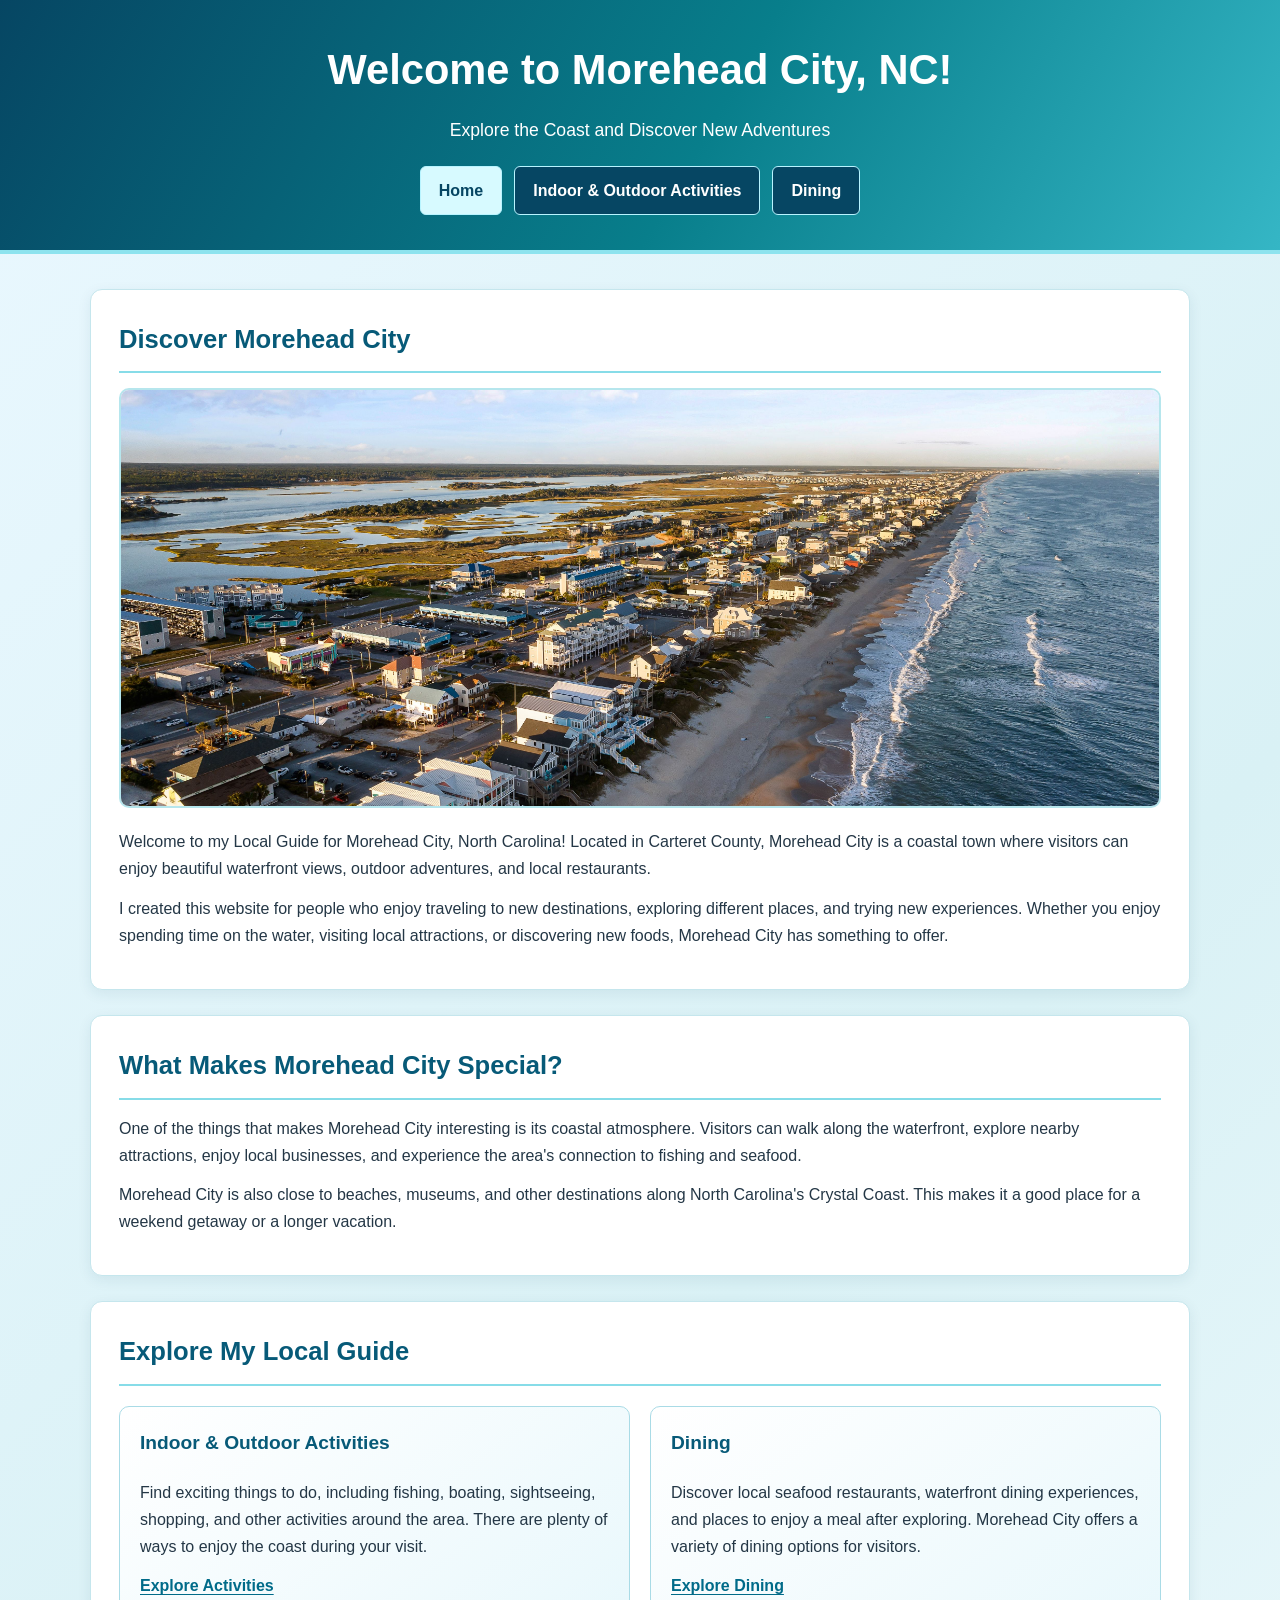
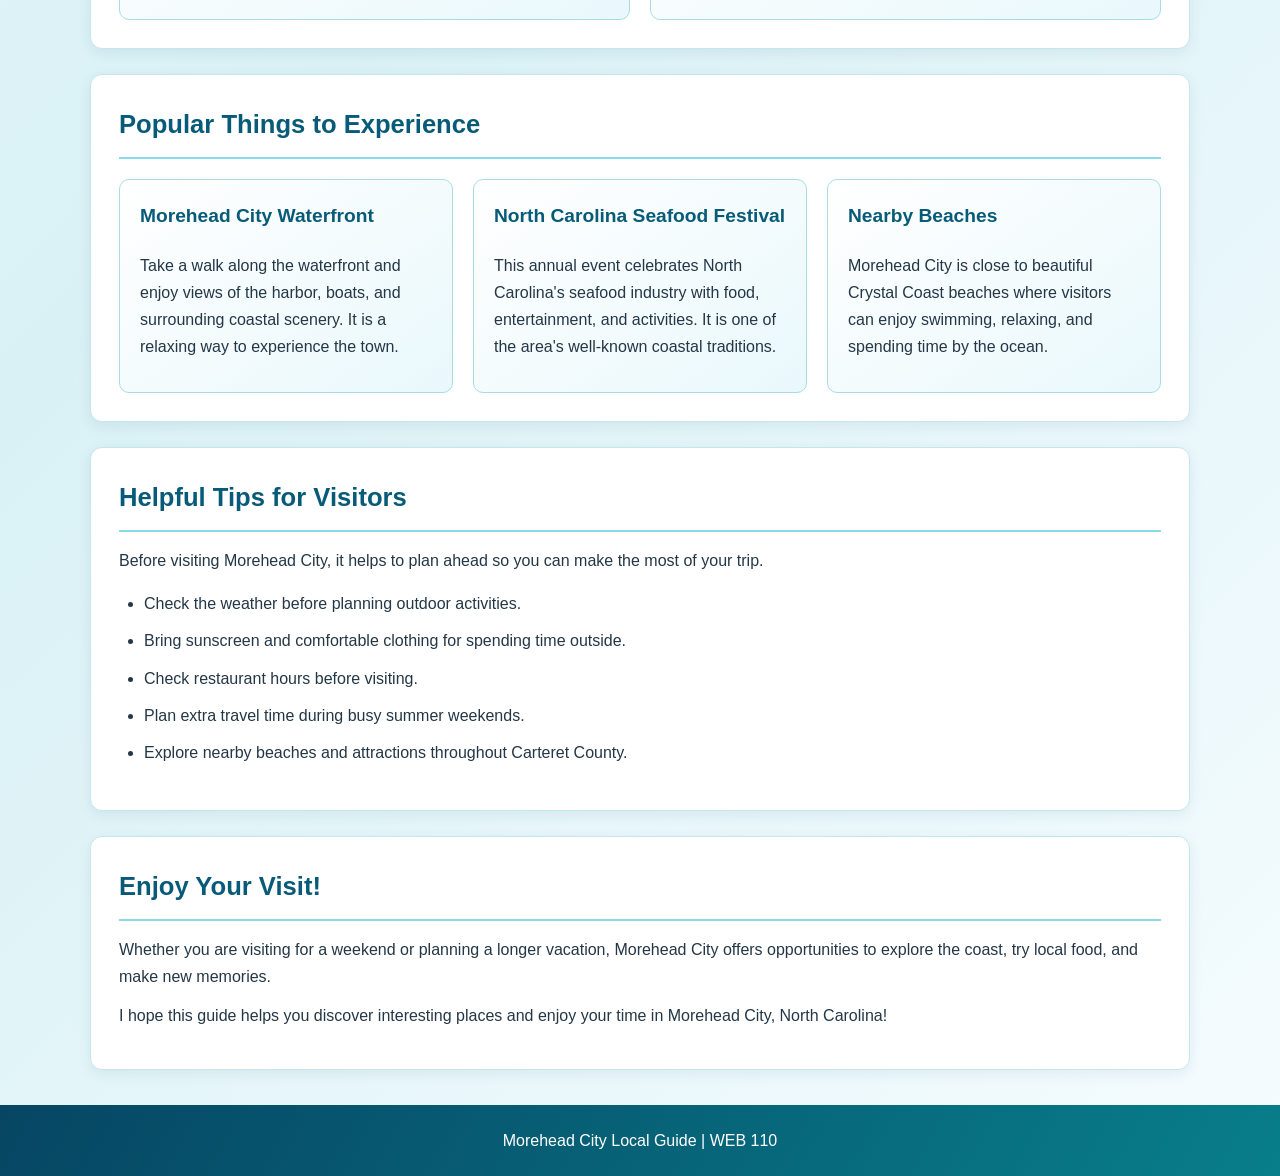
<file: index.html>
<!DOCTYPE html>
<html lang="en">
<head>
    <meta charset="UTF-8">
    <meta name="viewport" content="width=device-width, initial-scale=1.0">
    <meta name="description" content="Explore Morehead City, North Carolina, with a local guide to coastal attractions, activities, restaurants, and visitor tips.">
    <title>Home | Morehead City Local Guide</title>
    <link rel="stylesheet" href="css/style.css">
</head>

<body>

<header>
    <h1>Welcome to Morehead City, NC!</h1>
    <p>Explore the Coast and Discover New Adventures</p>

    <nav aria-label="Main navigation">
        <a href="index.html" aria-current="page">Home</a>
        <a href="activities.html">Indoor &amp; Outdoor Activities</a>
        <a href="dining.html">Dining</a>
    </nav>
</header>

<main>

    <section>
        <h2>Discover Morehead City</h2>

        <img
            src="images/coastal-beach.jpg"
            alt="Coastal scenery with houses along the shoreline and ocean views"
        >

        <p>
            Welcome to my Local Guide for Morehead City,
            North Carolina! Located in Carteret County,
            Morehead City is a coastal town where visitors
            can enjoy beautiful waterfront views, outdoor
            adventures, and local restaurants.
        </p>

        <p>
            I created this website for people who enjoy
            traveling to new destinations, exploring
            different places, and trying new experiences.
            Whether you enjoy spending time on the water,
            visiting local attractions, or discovering
            new foods, Morehead City has something to offer.
        </p>
    </section>

    <section>
        <h2>What Makes Morehead City Special?</h2>

        <p>
            One of the things that makes Morehead City
            interesting is its coastal atmosphere.
            Visitors can walk along the waterfront,
            explore nearby attractions, enjoy local
            businesses, and experience the area's
            connection to fishing and seafood.
        </p>

        <p>
            Morehead City is also close to beaches,
            museums, and other destinations along
            North Carolina's Crystal Coast.
            This makes it a good place for a weekend
            getaway or a longer vacation.
        </p>
    </section>

    <section>
        <h2>Explore My Local Guide</h2>

        <div class="featured">

            <article>
                <h3>Indoor &amp; Outdoor Activities</h3>

                <p>
                    Find exciting things to do, including
                    fishing, boating, sightseeing, shopping,
                    and other activities around the area.
                    There are plenty of ways to enjoy
                    the coast during your visit.
                </p>

                <a href="activities.html">
                    Explore Activities
                </a>
            </article>

            <article>
                <h3>Dining</h3>

                <p>
                    Discover local seafood restaurants,
                    waterfront dining experiences, and
                    places to enjoy a meal after exploring.
                    Morehead City offers a variety of
                    dining options for visitors.
                </p>

                <a href="dining.html">
                    Explore Dining
                </a>
            </article>

        </div>
    </section>

    <section>
        <h2>Popular Things to Experience</h2>

        <div class="featured">

            <article>
                <h3>Morehead City Waterfront</h3>

                <p>
                    Take a walk along the waterfront and
                    enjoy views of the harbor, boats, and
                    surrounding coastal scenery. It is
                    a relaxing way to experience the town.
                </p>
            </article>

            <article>
                <h3>North Carolina Seafood Festival</h3>

                <p>
                    This annual event celebrates North
                    Carolina's seafood industry with
                    food, entertainment, and activities.
                    It is one of the area's well-known
                    coastal traditions.
                </p>
            </article>

            <article>
                <h3>Nearby Beaches</h3>

                <p>
                    Morehead City is close to beautiful
                    Crystal Coast beaches where visitors
                    can enjoy swimming, relaxing,
                    and spending time by the ocean.
                </p>
            </article>

        </div>
    </section>

    <section>
        <h2>Helpful Tips for Visitors</h2>

        <p>
            Before visiting Morehead City, it helps
            to plan ahead so you can make the most
            of your trip.
        </p>

        <ul>
            <li>
                Check the weather before planning
                outdoor activities.
            </li>
            <li>
                Bring sunscreen and comfortable
                clothing for spending time outside.
            </li>
            <li>
                Check restaurant hours before visiting.
            </li>
            <li>
                Plan extra travel time during busy
                summer weekends.
            </li>
            <li>
                Explore nearby beaches and attractions
                throughout Carteret County.
            </li>
        </ul>
    </section>

    <section>
        <h2>Enjoy Your Visit!</h2>

        <p>
            Whether you are visiting for a weekend
            or planning a longer vacation, Morehead City
            offers opportunities to explore the coast,
            try local food, and make new memories.
        </p>

        <p>
            I hope this guide helps you discover
            interesting places and enjoy your time
            in Morehead City, North Carolina!
        </p>
    </section>

</main>

<footer>
    <p>Morehead City Local Guide | WEB 110</p>
</footer>

</body>
</html>
</file>
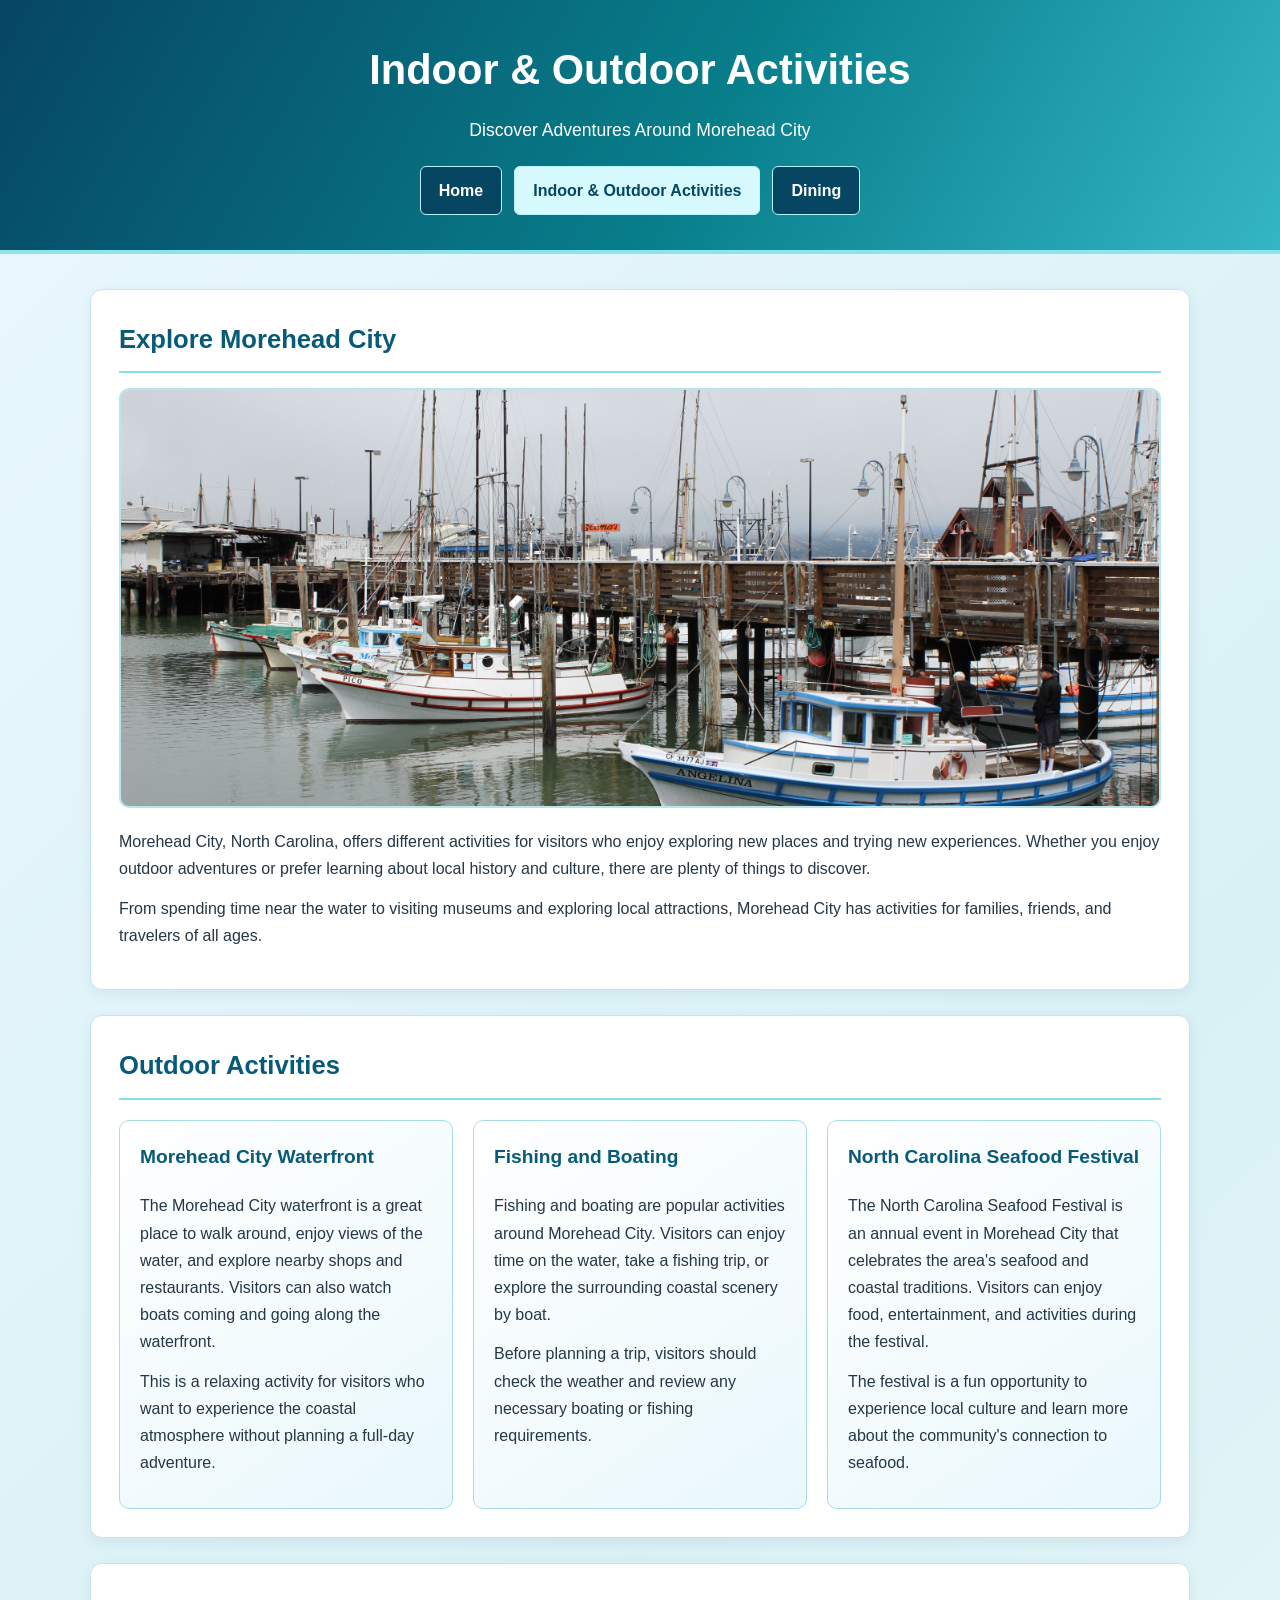
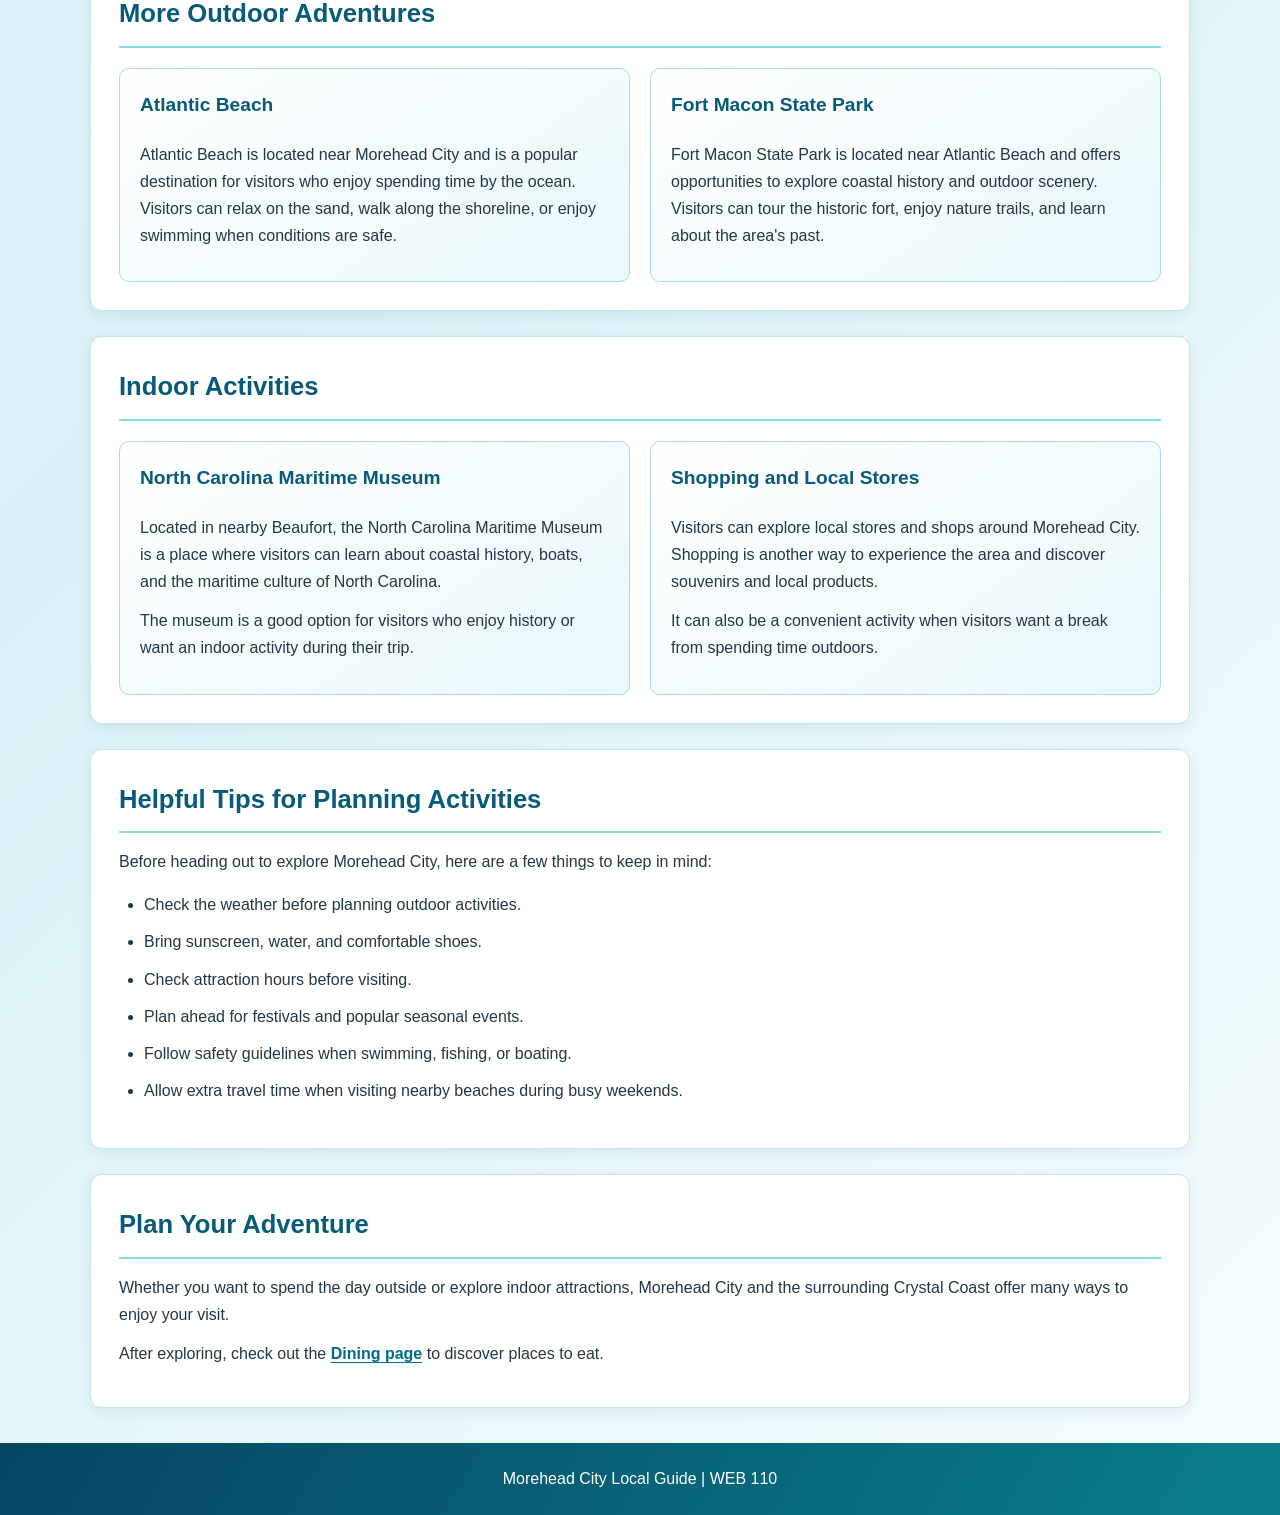
<file: activities.html>
<!DOCTYPE html>
<html lang="en">
<head>
    <meta charset="UTF-8">
    <meta name="viewport"
          content="width=device-width, initial-scale=1.0">
    <meta name="description"
          content="Explore indoor and outdoor activities in Morehead City, North Carolina, including boating, fishing, museums, and local attractions.">
    <title>Activities | Morehead City Local Guide</title>
    <link rel="stylesheet" href="css/style.css">
</head>

<body>
<a class="skip-link" href="#main-content">
    Skip to main content
</a>
    
<header>
    <h1>Indoor &amp; Outdoor Activities</h1>
    <p>Discover Adventures Around Morehead City</p>

    <nav aria-label="Main navigation">
        <a href="index.html">Home</a>
        <a href="activities.html" aria-current="page">
            Indoor &amp; Outdoor Activities
        </a>
        <a href="dining.html">Dining</a>
    </nav>
</header>

<main id="main-content">

    <section>
        <h2>Explore Morehead City</h2>

        <img
            src="images/morehead-activities.jpg"
            alt="Coastal scenery and outdoor recreation near Morehead City">

        <p>
            Morehead City, North Carolina, offers
            different activities for visitors who
            enjoy exploring new places and trying
            new experiences. Whether you enjoy
            outdoor adventures or prefer learning
            about local history and culture, there
            are plenty of things to discover.
        </p>

        <p>
            From spending time near the water
            to visiting museums and exploring
            local attractions, Morehead City
            has activities for families,
            friends, and travelers of all ages.
        </p>
    </section>

    <section>
        <h2>Outdoor Activities</h2>

        <div class="featured">

            <article>
                <h3>Morehead City Waterfront</h3>

                <p>
                    The Morehead City waterfront is
                    a great place to walk around,
                    enjoy views of the water, and
                    explore nearby shops and
                    restaurants. Visitors can also
                    watch boats coming and going
                    along the waterfront.
                </p>

                <p>
                    This is a relaxing activity for
                    visitors who want to experience
                    the coastal atmosphere without
                    planning a full-day adventure.
                </p>
            </article>

            <article>
                <h3>Fishing and Boating</h3>

                <p>
                    Fishing and boating are popular
                    activities around Morehead City.
                    Visitors can enjoy time on the
                    water, take a fishing trip,
                    or explore the surrounding
                    coastal scenery by boat.
                </p>

                <p>
                    Before planning a trip, visitors
                    should check the weather and
                    review any necessary boating
                    or fishing requirements.
                </p>
            </article>

            <article>
                <h3>North Carolina Seafood Festival</h3>

                <p>
                    The North Carolina Seafood Festival
                    is an annual event in Morehead City
                    that celebrates the area's seafood
                    and coastal traditions. Visitors
                    can enjoy food, entertainment,
                    and activities during the festival.
                </p>

                <p>
                    The festival is a fun opportunity
                    to experience local culture
                    and learn more about the
                    community's connection to seafood.
                </p>
            </article>

        </div>
    </section>

    <section>
        <h2>More Outdoor Adventures</h2>

        <div class="featured">

            <article>
                <h3>Atlantic Beach</h3>

                <p>
                    Atlantic Beach is located near
                    Morehead City and is a popular
                    destination for visitors who
                    enjoy spending time by the ocean.
                    Visitors can relax on the sand,
                    walk along the shoreline,
                    or enjoy swimming when conditions
                    are safe.
                </p>
            </article>

            <article>
                <h3>Fort Macon State Park</h3>

                <p>
                    Fort Macon State Park is located
                    near Atlantic Beach and offers
                    opportunities to explore coastal
                    history and outdoor scenery.
                    Visitors can tour the historic
                    fort, enjoy nature trails,
                    and learn about the area's past.
                </p>
            </article>

        </div>
    </section>

    <section>
        <h2>Indoor Activities</h2>

        <div class="featured">

            <article>
                <h3>North Carolina Maritime Museum</h3>

                <p>
                    Located in nearby Beaufort,
                    the North Carolina Maritime
                    Museum is a place where visitors
                    can learn about coastal history,
                    boats, and the maritime culture
                    of North Carolina.
                </p>

                <p>
                    The museum is a good option
                    for visitors who enjoy history
                    or want an indoor activity
                    during their trip.
                </p>
            </article>

            <article>
                <h3>Shopping and Local Stores</h3>

                <p>
                    Visitors can explore local
                    stores and shops around
                    Morehead City. Shopping is
                    another way to experience
                    the area and discover
                    souvenirs and local products.
                </p>

                <p>
                    It can also be a convenient
                    activity when visitors want
                    a break from spending time
                    outdoors.
                </p>
            </article>

        </div>
    </section>

    <section>
        <h2>Helpful Tips for Planning Activities</h2>

        <p>
            Before heading out to explore
            Morehead City, here are a few
            things to keep in mind:
        </p>

        <ul>
            <li>
                Check the weather before
                planning outdoor activities.
            </li>

            <li>
                Bring sunscreen, water,
                and comfortable shoes.
            </li>

            <li>
                Check attraction hours
                before visiting.
            </li>

            <li>
                Plan ahead for festivals
                and popular seasonal events.
            </li>

            <li>
                Follow safety guidelines
                when swimming, fishing,
                or boating.
            </li>

            <li>
                Allow extra travel time
                when visiting nearby beaches
                during busy weekends.
            </li>
        </ul>
    </section>

    <section>
        <h2>Plan Your Adventure</h2>

        <p>
            Whether you want to spend the day
            outside or explore indoor attractions,
            Morehead City and the surrounding
            Crystal Coast offer many ways
            to enjoy your visit.
        </p>

        <p>
            After exploring, check out the
            <a href="dining.html">Dining page</a>
            to discover places to eat.
        </p>
    </section>

</main>

<footer>
    <p>Morehead City Local Guide | WEB 110</p>
</footer>

</body>
</html>
</file>
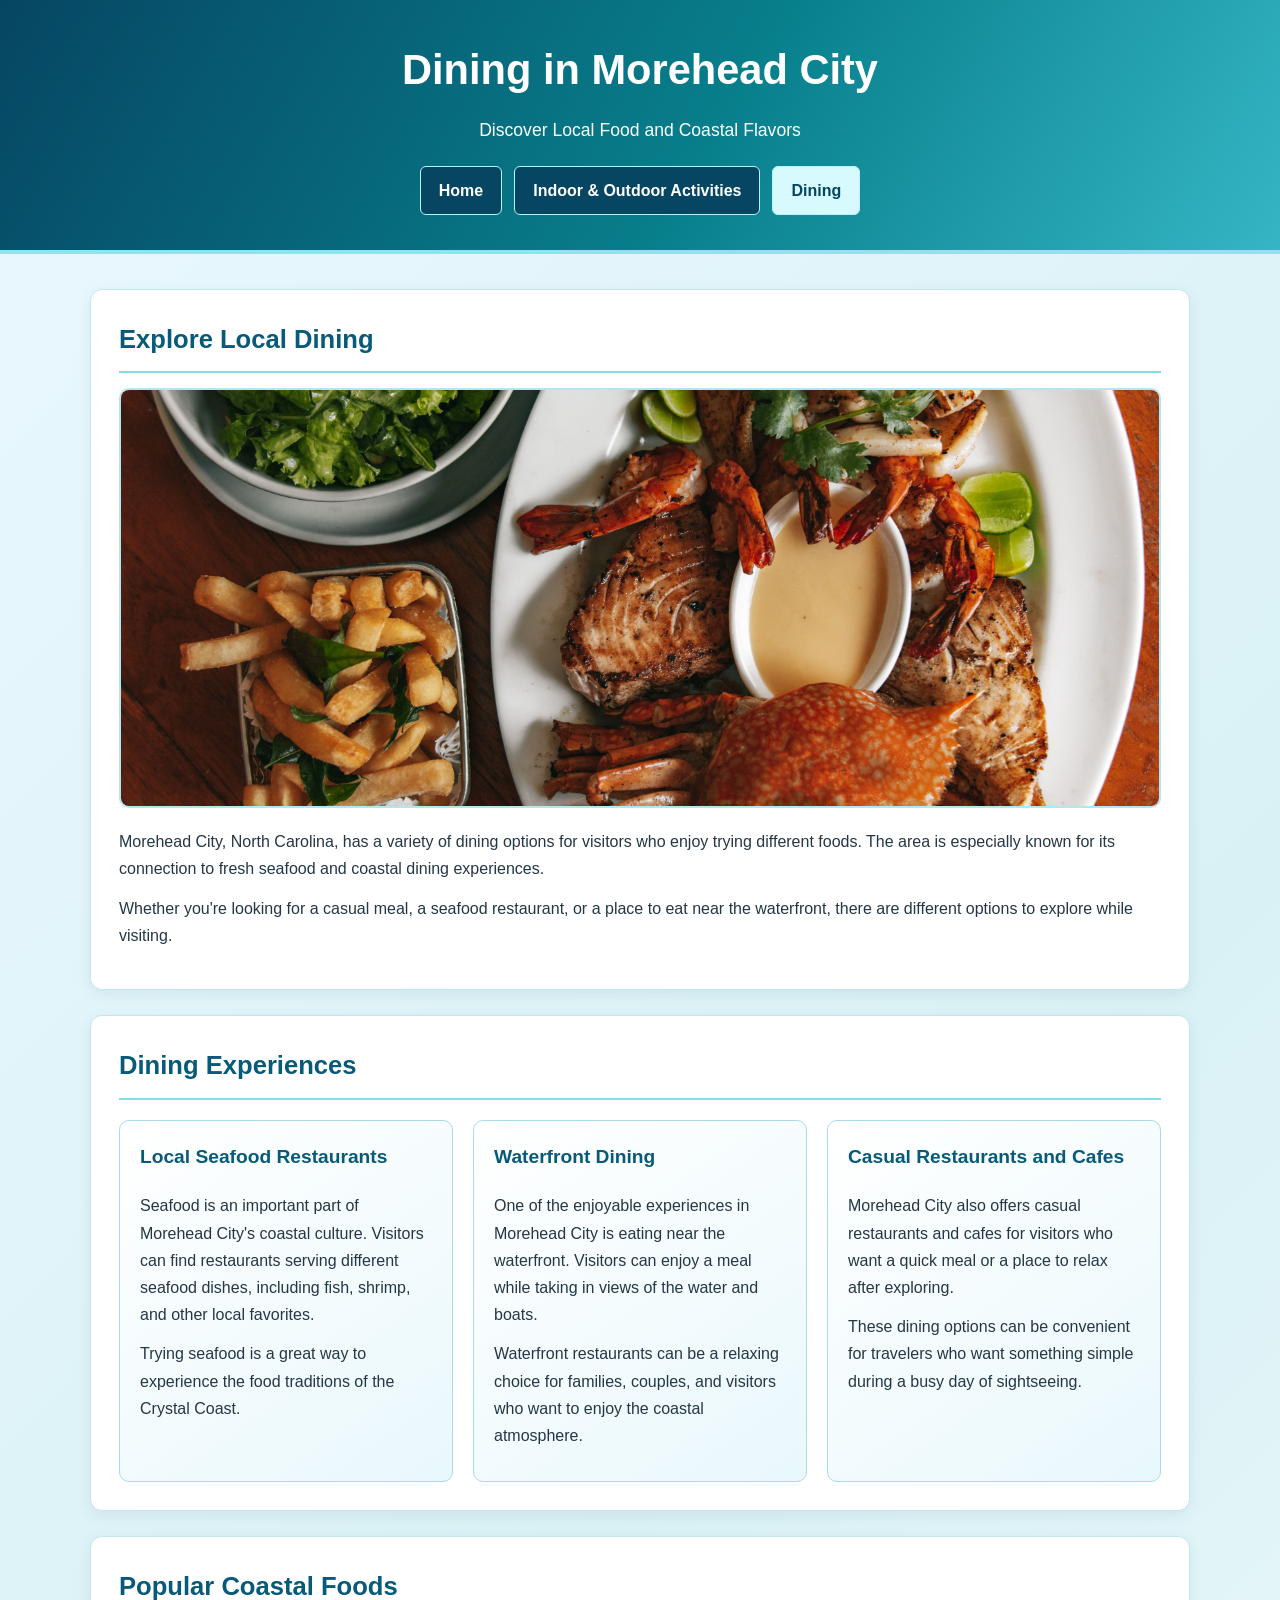
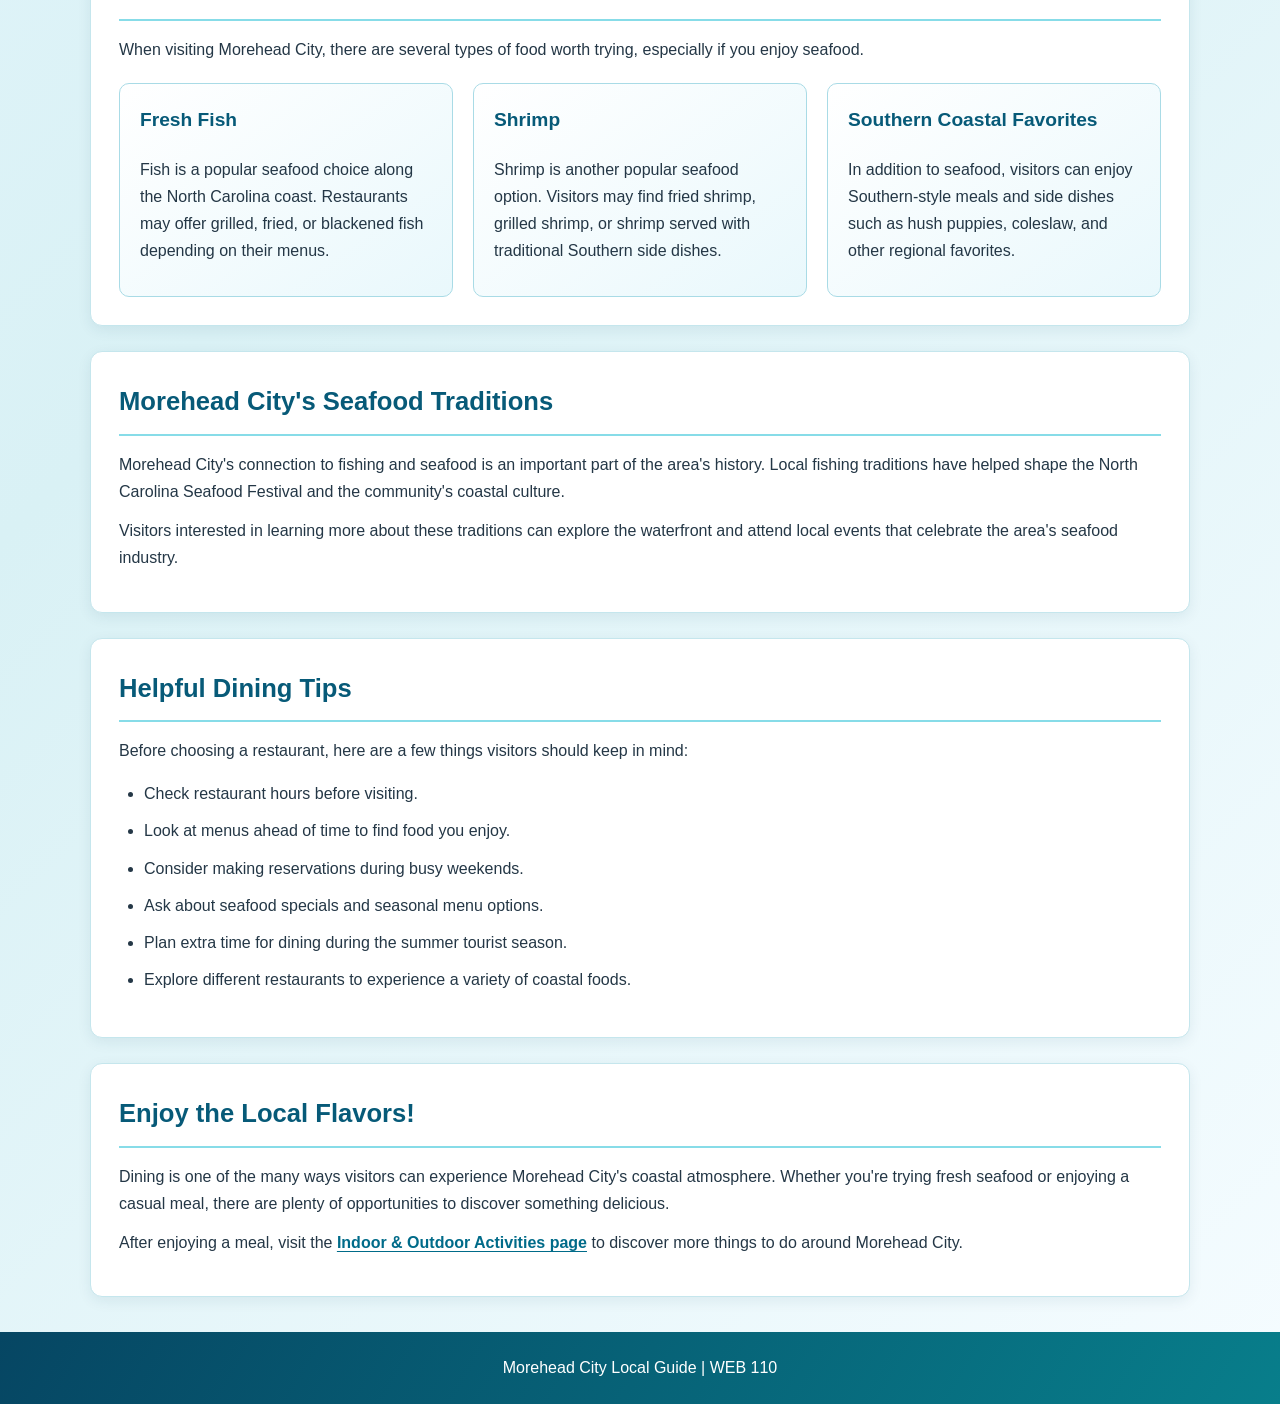
<file: dining.html>
<!DOCTYPE html>
<html lang="en">
<head>
    <meta charset="UTF-8">
    <meta name="viewport"
          content="width=device-width, initial-scale=1.0">
    <meta name="description"
          content="Explore seafood, waterfront restaurants,
          and local dining experiences in Morehead City,
          North Carolina.">

    <title>Dining | Morehead City Local Guide</title>

    <link rel="stylesheet" href="css/style.css">
</head>

<body>

<header>
    <h1>Dining in Morehead City</h1>
    <p>Discover Local Food and Coastal Flavors</p>

    <nav aria-label="Main navigation">
        <a href="index.html">Home</a>
        <a href="activities.html">
            Indoor &amp; Outdoor Activities
        </a>
        <a href="dining.html" aria-current="page">
            Dining
        </a>
    </nav>
</header>

<main>

    <section>
        <h2>Explore Local Dining</h2>

        <img
            src="images/morehead-dining.jpg"
            alt="Fresh coastal seafood and dining near Morehead City">

        <p>
            Morehead City, North Carolina, has a
            variety of dining options for visitors
            who enjoy trying different foods.
            The area is especially known for its
            connection to fresh seafood and
            coastal dining experiences.
        </p>

        <p>
            Whether you're looking for a casual meal,
            a seafood restaurant, or a place to eat
            near the waterfront, there are different
            options to explore while visiting.
        </p>
    </section>

    <section>
        <h2>Dining Experiences</h2>

        <div class="featured">

            <article>
                <h3>Local Seafood Restaurants</h3>

                <p>
                    Seafood is an important part of
                    Morehead City's coastal culture.
                    Visitors can find restaurants
                    serving different seafood dishes,
                    including fish, shrimp, and
                    other local favorites.
                </p>

                <p>
                    Trying seafood is a great way
                    to experience the food traditions
                    of the Crystal Coast.
                </p>
            </article>

            <article>
                <h3>Waterfront Dining</h3>

                <p>
                    One of the enjoyable experiences
                    in Morehead City is eating near
                    the waterfront. Visitors can
                    enjoy a meal while taking in
                    views of the water and boats.
                </p>

                <p>
                    Waterfront restaurants can be
                    a relaxing choice for families,
                    couples, and visitors who want
                    to enjoy the coastal atmosphere.
                </p>
            </article>

            <article>
                <h3>Casual Restaurants and Cafes</h3>

                <p>
                    Morehead City also offers casual
                    restaurants and cafes for visitors
                    who want a quick meal or a place
                    to relax after exploring.
                </p>

                <p>
                    These dining options can be
                    convenient for travelers who
                    want something simple during
                    a busy day of sightseeing.
                </p>
            </article>

        </div>
    </section>

    <section>
        <h2>Popular Coastal Foods</h2>

        <p>
            When visiting Morehead City, there
            are several types of food worth
            trying, especially if you enjoy seafood.
        </p>

        <div class="featured">

            <article>
                <h3>Fresh Fish</h3>

                <p>
                    Fish is a popular seafood choice
                    along the North Carolina coast.
                    Restaurants may offer grilled,
                    fried, or blackened fish
                    depending on their menus.
                </p>
            </article>

            <article>
                <h3>Shrimp</h3>

                <p>
                    Shrimp is another popular seafood
                    option. Visitors may find fried
                    shrimp, grilled shrimp, or shrimp
                    served with traditional Southern
                    side dishes.
                </p>
            </article>

            <article>
                <h3>Southern Coastal Favorites</h3>

                <p>
                    In addition to seafood, visitors
                    can enjoy Southern-style meals
                    and side dishes such as hush
                    puppies, coleslaw, and other
                    regional favorites.
                </p>
            </article>

        </div>
    </section>

    <section>
        <h2>Morehead City's Seafood Traditions</h2>

        <p>
            Morehead City's connection to fishing
            and seafood is an important part of
            the area's history. Local fishing
            traditions have helped shape the
            North Carolina Seafood Festival
            and the community's coastal culture.
        </p>

        <p>
            Visitors interested in learning more
            about these traditions can explore
            the waterfront and attend local
            events that celebrate the area's
            seafood industry.
        </p>
    </section>

    <section>
        <h2>Helpful Dining Tips</h2>

        <p>
            Before choosing a restaurant,
            here are a few things visitors
            should keep in mind:
        </p>

        <ul>
            <li>
                Check restaurant hours before visiting.
            </li>

            <li>
                Look at menus ahead of time
                to find food you enjoy.
            </li>

            <li>
                Consider making reservations
                during busy weekends.
            </li>

            <li>
                Ask about seafood specials
                and seasonal menu options.
            </li>

            <li>
                Plan extra time for dining
                during the summer tourist season.
            </li>

            <li>
                Explore different restaurants
                to experience a variety
                of coastal foods.
            </li>
        </ul>
    </section>

    <section>
        <h2>Enjoy the Local Flavors!</h2>

        <p>
            Dining is one of the many ways
            visitors can experience Morehead
            City's coastal atmosphere.
            Whether you're trying fresh
            seafood or enjoying a casual
            meal, there are plenty of
            opportunities to discover
            something delicious.
        </p>

        <p>
            After enjoying a meal, visit
            the <a href="activities.html">
            Indoor &amp; Outdoor Activities page</a>
            to discover more things to do
            around Morehead City.
        </p>
    </section>

</main>

<footer>
    <p>Morehead City Local Guide | WEB 110</p>
</footer>

</body>
</html>
</file>
<file: css/style.css>
/* =====================================
   MOREHEAD CITY LOCAL GUIDE
   ACCESSIBILITY IMPROVEMENTS
   ===================================== */

/* General Page Settings */

* {
    box-sizing: border-box;
}

html {
    scroll-behavior: smooth;
}

body {
    margin: 0;
    font-family: Arial, Helvetica, sans-serif;
    font-size: 16px;
    line-height: 1.7;
    color: #243746;
    background: linear-gradient(
        135deg,
        #eaf8ff 0%,
        #d9f1f5 50%,
        #f5fcff 100%
    );
    min-height: 100vh;
}

/* =====================================
   HEADER AND COASTAL GRADIENT
   ===================================== */

header {
    background: linear-gradient(
        120deg,
        #064663 0%,
        #087e8b 55%,
        #35b6c5 100%
    );
    color: white;
    text-align: center;
    padding: 35px 20px;
    border-bottom: 4px solid #8de3ee;
}

header h1 {
    font-size: clamp(1.8rem, 4vw, 2.6rem);
    margin: 0 0 10px;
    color: white;
}

header p {
    margin: 0 0 20px;
    font-size: 1.1rem;
}

/* =====================================
   NAVIGATION WITH FLEXBOX
   ===================================== */

nav {
    display: flex;
    justify-content: center;
    align-items: center;
    flex-wrap: wrap;
    gap: 12px;
}

nav a {
    display: inline-block;
    padding: 10px 18px;
    background: #064663;
    color: white;
    text-decoration: none;
    font-weight: bold;
    border-radius: 6px;
    border: 1px solid #b8f4ff;

    transition:
        background-color 0.3s ease,
        color 0.3s ease,
        transform 0.3s ease;
}

nav a:hover,
nav a:focus-visible {
    background: #b8f4ff;
    color: #064663;
    transform: translateY(-3px);
}

nav a[aria-current="page"] {
    background: #d7faff;
    color: #064663;
}

/* =====================================
   MAIN CONTENT AREA
   ===================================== */

main {
    width: 92%;
    max-width: 1100px;
    margin: 35px auto;
}

/* =====================================
   CONTENT SECTIONS
   ===================================== */

section {
    background: #ffffff;
    padding: 28px;
    margin-bottom: 25px;
    border-radius: 12px;
    border: 1px solid #c5e6ed;

    box-shadow: 0 4px 14px
        rgba(0, 65, 85, 0.08);
}

section h2 {
    color: #075a78;
    font-size: 1.6rem;
    margin-top: 0;
    margin-bottom: 15px;
    border-bottom: 2px solid #87dce8;
    padding-bottom: 10px;
}

section p {
    margin: 12px 0;
}

/* =====================================
   FLEXBOX FEATURED CARDS
   ===================================== */

.featured {
    display: flex;
    flex-wrap: wrap;
    gap: 20px;
    margin-top: 20px;
}

.featured article {
    flex: 1 1 240px;
    min-width: 0;

    background: linear-gradient(
        145deg,
        #ffffff,
        #e9f8fc
    );

    border: 1px solid #a9dbe6;
    border-radius: 10px;
    padding: 20px;

    transition:
        transform 0.3s ease,
        box-shadow 0.3s ease,
        border-color 0.3s ease;
}

.featured article:hover {
    transform: translateY(-5px);
    box-shadow: 0 8px 18px
        rgba(0, 75, 100, 0.15);
    border-color: #28a8c0;
}

.featured article h3 {
    color: #075a78;
    margin-top: 0;
    font-size: 1.2rem;
}

.featured article p {
    font-size: 1rem;
    line-height: 1.7;
}

/* =====================================
   IMAGES
   ===================================== */

img {
    display: block;
    max-width: 100%;
    height: auto;
    border-radius: 10px;
}

section > img {
    width: 100%;
    max-height: 420px;
    object-fit: cover;
    margin: 15px 0 20px;
    border: 2px solid #b6e6ed;
}

/* =====================================
   LINKS
   ===================================== */

main a {
    color: #006b89;
    font-weight: bold;
    text-underline-offset: 3px;
    transition: color 0.3s ease;
}

main a:hover {
    color: #b04c00;
}

/* =====================================
   LISTS
   ===================================== */

ul {
    padding-left: 25px;
}

li {
    margin-bottom: 10px;
}

/* =====================================
   FOOTER
   ===================================== */

footer {
    background: linear-gradient(
        120deg,
        #064663,
        #087e8b
    );
    color: white;
    text-align: center;
    padding: 22px;
    margin-top: 35px;
}

footer p {
    margin: 0;
}

/* =====================================
   TABLET RESPONSIVE DESIGN
   ===================================== */

@media (max-width: 768px) {

    main {
        width: 94%;
        margin: 25px auto;
    }

    header {
        padding: 28px 15px;
    }

    section {
        padding: 22px;
    }

    .featured {
        gap: 15px;
    }

    .featured article {
        flex: 1 1 220px;
    }

    section h2 {
        font-size: 1.4rem;
    }
}

/* =====================================
   MOBILE RESPONSIVE DESIGN
   ===================================== */

@media (max-width: 480px) {

    body {
        font-size: 15px;
    }

    header {
        padding: 22px 12px;
    }

    header h1 {
        font-size: 1.7rem;
    }

    header p {
        font-size: 0.95rem;
    }

    nav {
        flex-direction: column;
        gap: 10px;
    }

    nav a {
        width: 100%;
        max-width: 300px;
        text-align: center;
    }

    main {
        width: 95%;
        margin: 20px auto;
    }

    section {
        padding: 18px;
        margin-bottom: 18px;
    }

    section h2 {
        font-size: 1.25rem;
    }

    .featured {
        flex-direction: column;
    }

    .featured article {
        flex: 1 1 auto;
        width: 100%;
    }

    section > img {
        max-height: 260px;
    }
}

/* =====================================
   REDUCED MOTION ACCESSIBILITY
   ===================================== */

@media (prefers-reduced-motion: reduce) {

    html {
        scroll-behavior: auto;
    }

    nav a,
    main a,
    .featured article {
        transition: none;
    }

    nav a:hover,
    nav a:focus-visible,
    .featured article:hover {
        transform: none;
    }
}

/* =====================================
   ACCESSIBILITY: SKIP TO MAIN CONTENT
   ===================================== */

.skip-link {
    position: absolute;
    top: -100px;
    left: 10px;
    background: #ffffff;
    color: #003366;
    padding: 12px 18px;
    border: 2px solid #003366;
    border-radius: 5px;
    z-index: 1000;
}

.skip-link:focus {
    top: 10px;
}

/* =====================================
   ACCESSIBILITY: KEYBOARD FOCUS
   ===================================== */

a:focus-visible {
    outline: 3px solid #ffbf47;
    outline-offset: 4px;
}
</file>
